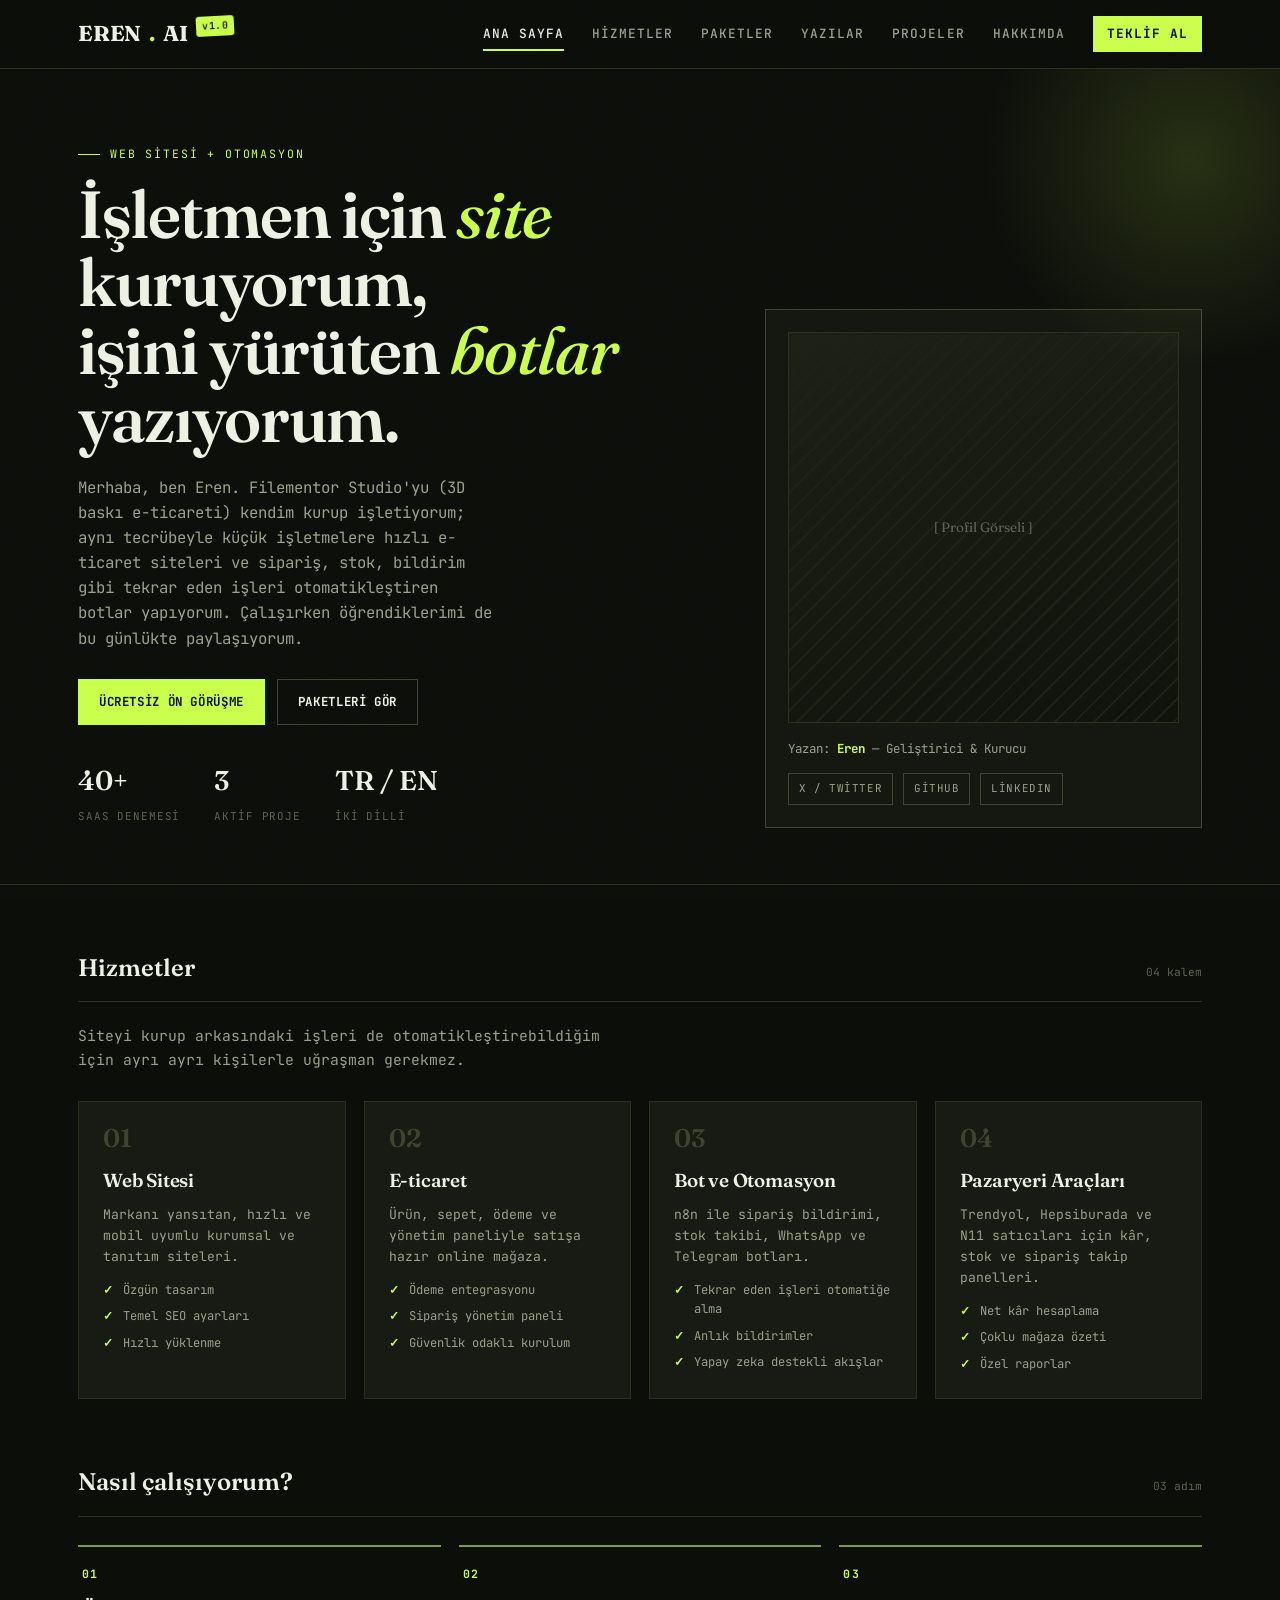
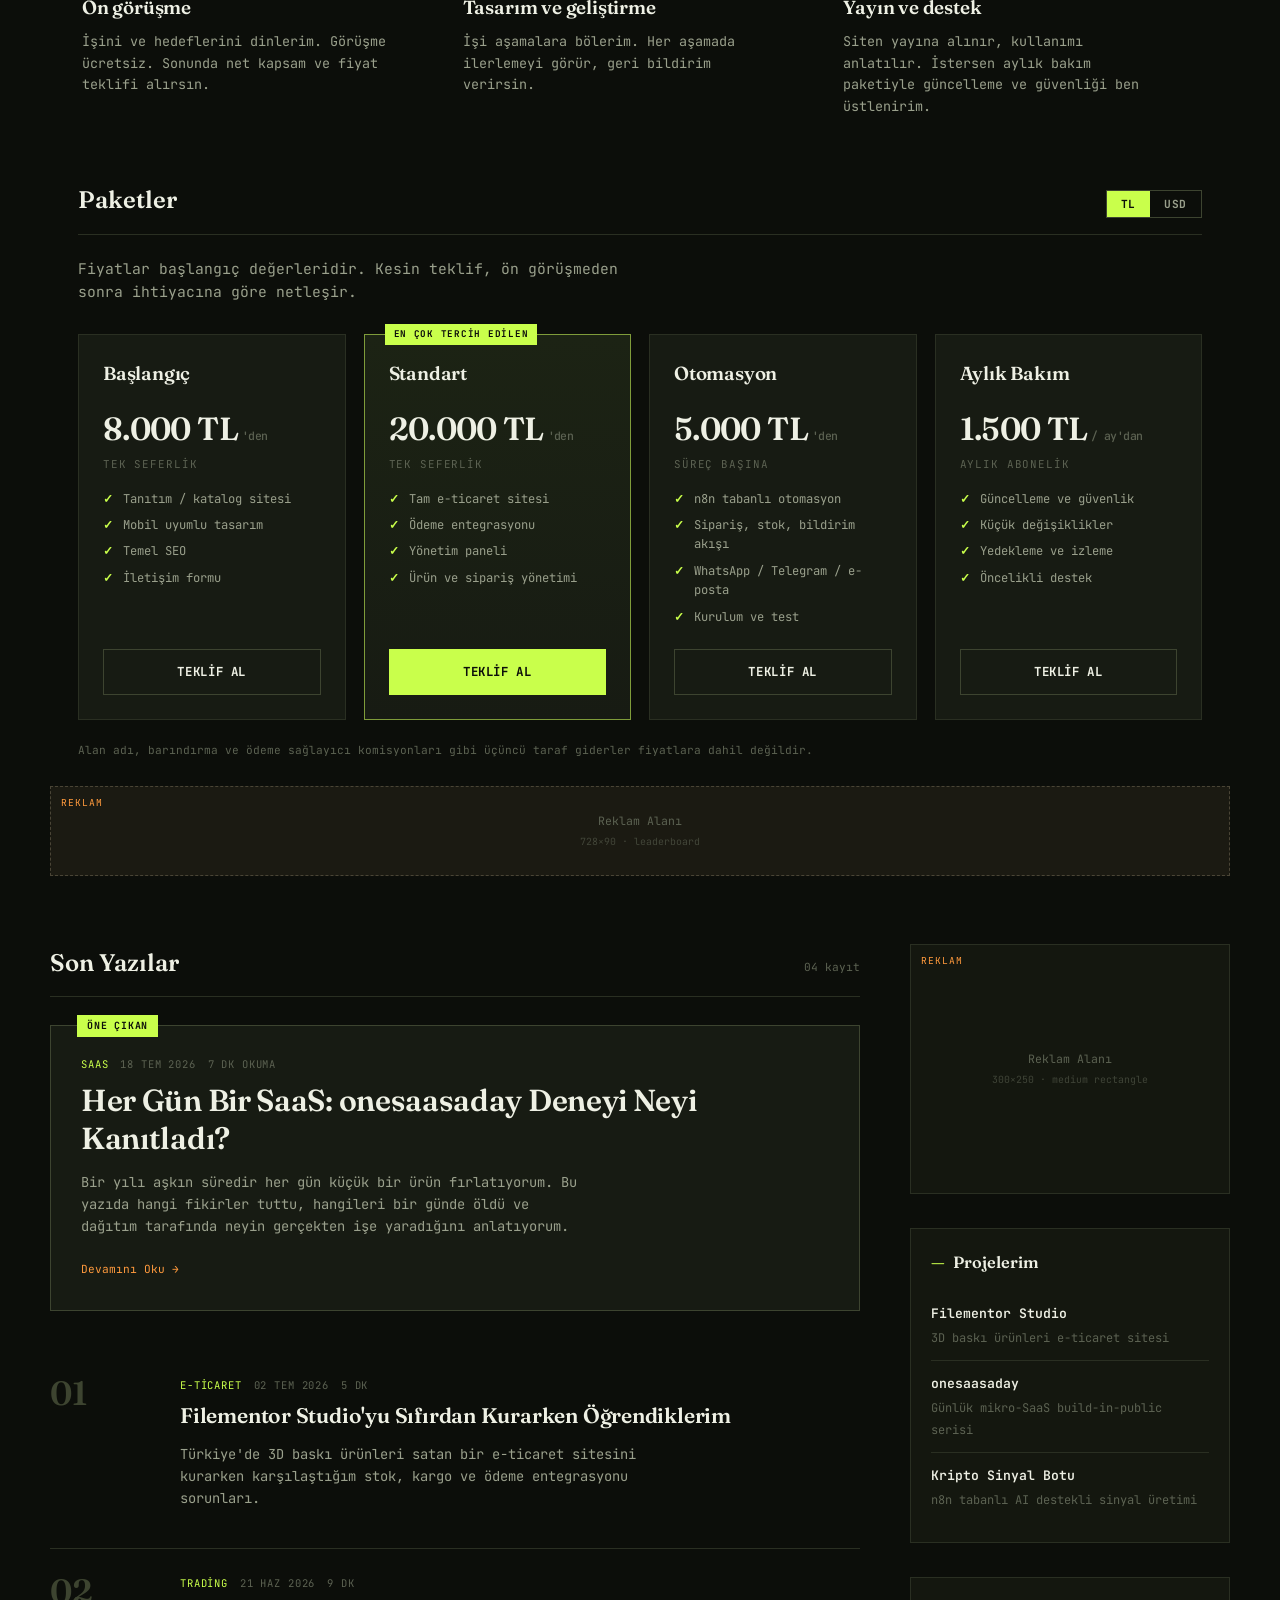
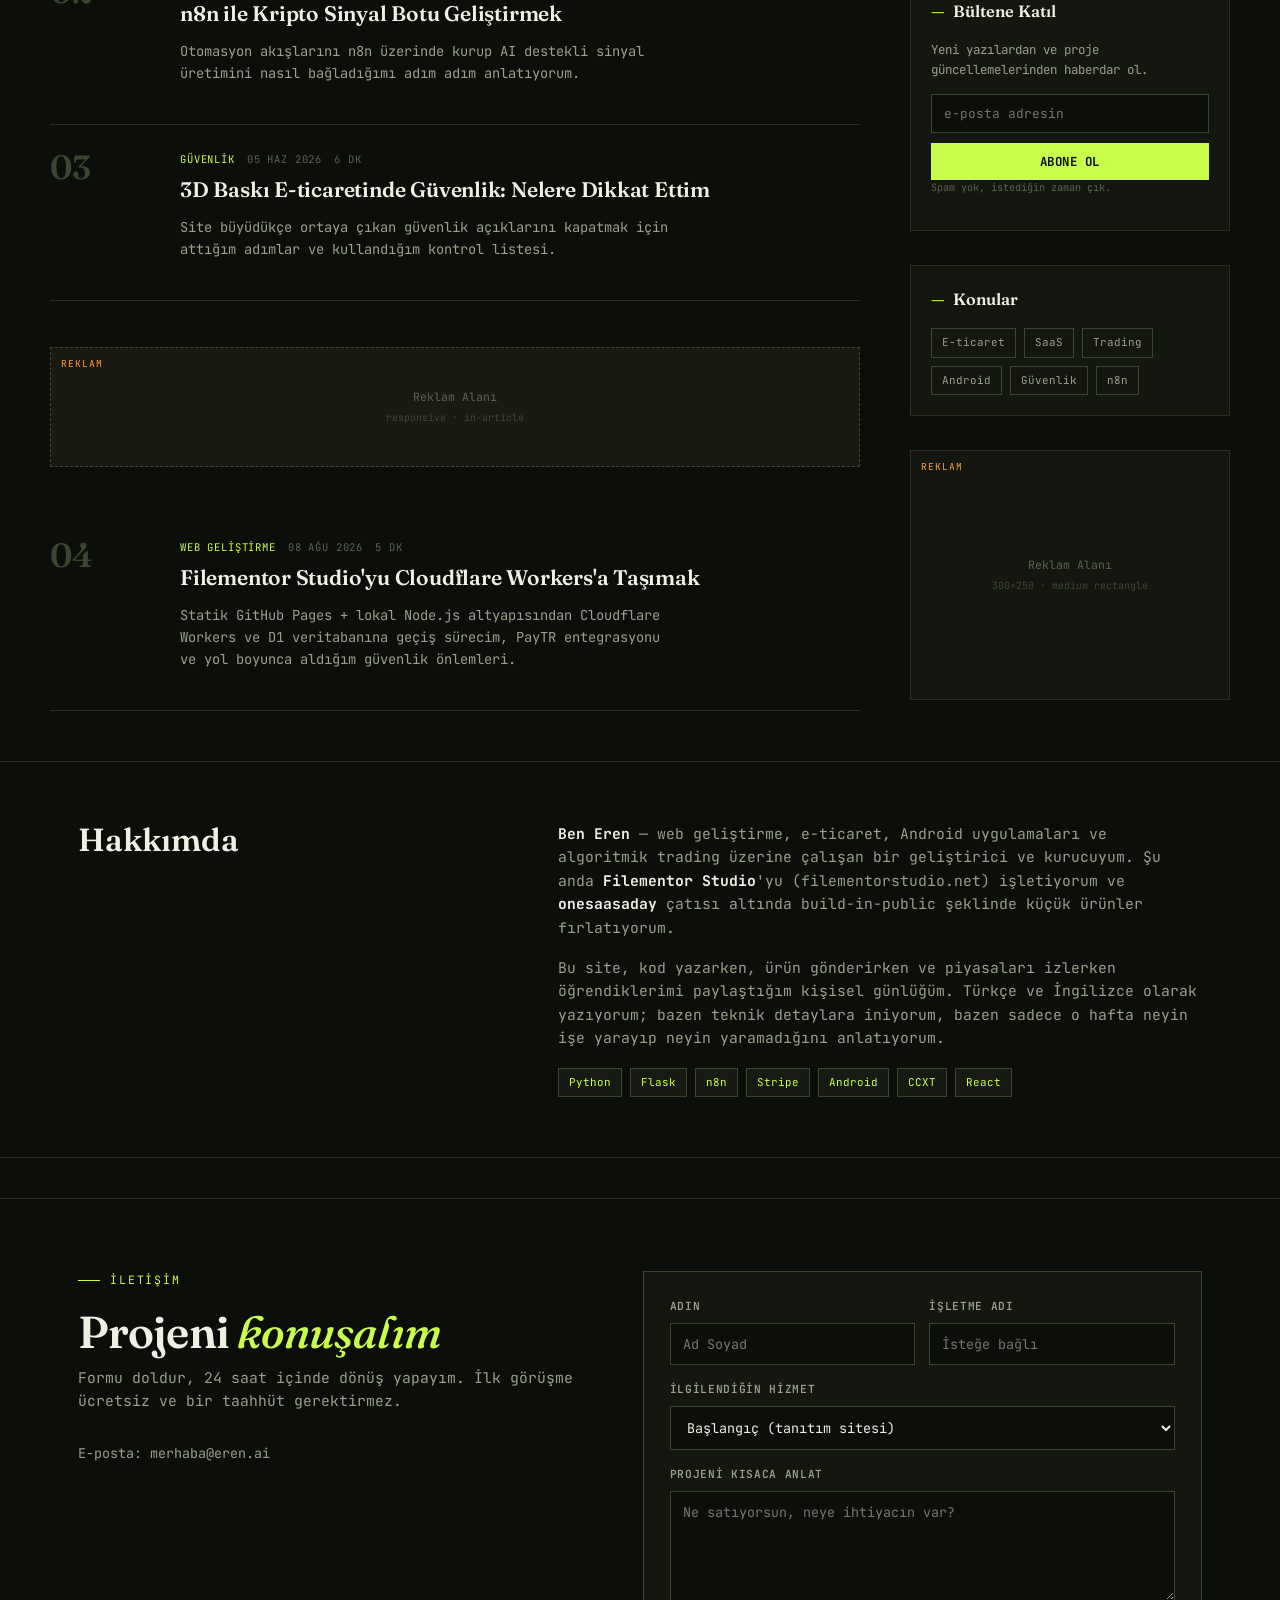
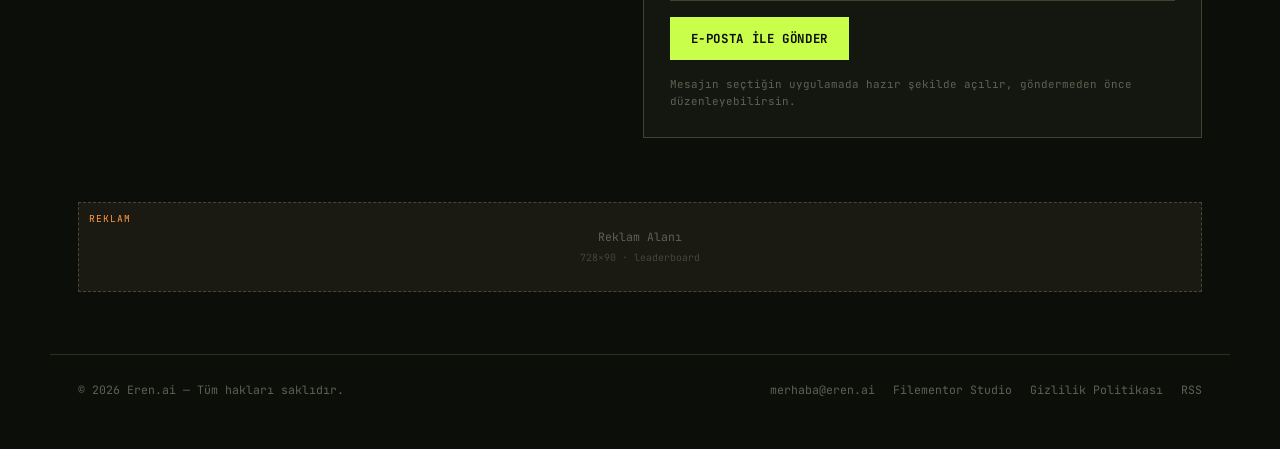
<file: index.html>
<!DOCTYPE html>
<html lang="tr">
<head>
<meta charset="UTF-8">
<meta name="viewport" content="width=device-width, initial-scale=1.0">
<title>Eren.ai — Web Sitesi ve Otomasyon Hizmetleri</title>
<meta name="description" content="Küçük işletmeler için hızlı e-ticaret siteleri ve işini yürüten botlar. Web sitesi, n8n otomasyonu, pazaryeri araçları ve aylık bakım. Build-in-public günlüğü de burada.">
<link rel="stylesheet" href="css/style.css">
</head>
<body>

<header class="topbar">
  <div class="wrap">
    <a href="index.html" class="logo">EREN<span class="dot">.</span>AI <span class="tag">v1.0</span></a>
    <nav class="main-nav">
      <a href="index.html" class="active">Ana Sayfa</a>
      <a href="#hizmetler">Hizmetler</a>
      <a href="#paketler">Paketler</a>
      <a href="#yazilar">Yazılar</a>
      <a href="#projeler">Projeler</a>
      <a href="#hakkimda">Hakkımda</a>
      <a href="#iletisim" class="nav-cta">Teklif Al</a>
    </nav>
    <button class="nav-toggle">☰</button>
  </div>
</header>

<section class="hero">
  <div class="wrap hero-grid">
    <div>
      <p class="eyebrow">web sitesi + otomasyon</p>
      <h1 class="hero-title">İşletmen için <em>site</em> kuruyorum,<br>işini yürüten <em>botlar</em><br>yazıyorum.</h1>
      <p class="hero-desc">
        Merhaba, ben Eren. Filementor Studio'yu (3D baskı e-ticareti) kendim kurup işletiyorum;
        aynı tecrübeyle küçük işletmelere hızlı e-ticaret siteleri ve sipariş, stok, bildirim
        gibi tekrar eden işleri otomatikleştiren botlar yapıyorum. Çalışırken öğrendiklerimi
        de bu günlükte paylaşıyorum.
      </p>
      <div class="hero-cta">
        <a href="#iletisim" class="btn btn-primary">Ücretsiz Ön Görüşme</a>
        <a href="#paketler" class="btn btn-ghost">Paketleri Gör</a>
      </div>
      <div class="hero-stats">
        <div class="stat"><b>40+</b><span>SaaS Denemesi</span></div>
        <div class="stat"><b>3</b><span>Aktif Proje</span></div>
        <div class="stat"><b>TR / EN</b><span>İki Dilli</span></div>
      </div>
    </div>
    <div class="avatar-block">
      <div class="frame">[ Profil Görseli ]</div>
      <div class="handle">Yazan: <b>Eren</b> — Geliştirici &amp; Kurucu</div>
      <div class="social-row">
        <a href="#" target="_blank" rel="noopener">X / Twitter</a>
        <a href="https://github.com/Erenka123654" target="_blank" rel="noopener">GitHub</a>
        <a href="#" target="_blank" rel="noopener">LinkedIn</a>
      </div>
    </div>
  </div>
</section>

<!-- ============ HİZMETLER ============ -->
<section class="svc-section" id="hizmetler">
  <div class="wrap">
    <div class="section-head">
      <h2>Hizmetler</h2>
      <span class="count">04 kalem</span>
    </div>
    <p class="svc-lead">Siteyi kurup arkasındaki işleri de otomatikleştirebildiğim için ayrı ayrı kişilerle uğraşman gerekmez.</p>
    <div class="svc-grid">
      <article class="svc-card">
        <div class="svc-num">01</div>
        <h3>Web Sitesi</h3>
        <p>Markanı yansıtan, hızlı ve mobil uyumlu kurumsal ve tanıtım siteleri.</p>
        <ul><li>Özgün tasarım</li><li>Temel SEO ayarları</li><li>Hızlı yüklenme</li></ul>
      </article>
      <article class="svc-card">
        <div class="svc-num">02</div>
        <h3>E-ticaret</h3>
        <p>Ürün, sepet, ödeme ve yönetim paneliyle satışa hazır online mağaza.</p>
        <ul><li>Ödeme entegrasyonu</li><li>Sipariş yönetim paneli</li><li>Güvenlik odaklı kurulum</li></ul>
      </article>
      <article class="svc-card">
        <div class="svc-num">03</div>
        <h3>Bot ve Otomasyon</h3>
        <p>n8n ile sipariş bildirimi, stok takibi, WhatsApp ve Telegram botları.</p>
        <ul><li>Tekrar eden işleri otomatiğe alma</li><li>Anlık bildirimler</li><li>Yapay zeka destekli akışlar</li></ul>
      </article>
      <article class="svc-card">
        <div class="svc-num">04</div>
        <h3>Pazaryeri Araçları</h3>
        <p>Trendyol, Hepsiburada ve N11 satıcıları için kâr, stok ve sipariş takip panelleri.</p>
        <ul><li>Net kâr hesaplama</li><li>Çoklu mağaza özeti</li><li>Özel raporlar</li></ul>
      </article>
    </div>
  </div>
</section>

<!-- ============ SÜREÇ ============ -->
<section class="proc-section" id="surec">
  <div class="wrap">
    <div class="section-head">
      <h2>Nasıl çalışıyorum?</h2>
      <span class="count">03 adım</span>
    </div>
    <div class="proc-grid">
      <div class="proc-step"><b>01</b><h3>Ön görüşme</h3><p>İşini ve hedeflerini dinlerim. Görüşme ücretsiz. Sonunda net kapsam ve fiyat teklifi alırsın.</p></div>
      <div class="proc-step"><b>02</b><h3>Tasarım ve geliştirme</h3><p>İşi aşamalara bölerim. Her aşamada ilerlemeyi görür, geri bildirim verirsin.</p></div>
      <div class="proc-step"><b>03</b><h3>Yayın ve destek</h3><p>Siten yayına alınır, kullanımı anlatılır. İstersen aylık bakım paketiyle güncelleme ve güvenliği ben üstlenirim.</p></div>
    </div>
  </div>
</section>

<!-- ============ PAKETLER ============ -->
<section class="price-section" id="paketler">
  <div class="wrap">
    <div class="section-head">
      <h2>Paketler</h2>
      <div class="cur-toggle" role="group" aria-label="Para birimi">
        <button type="button" class="on" data-cur="try">TL</button>
        <button type="button" data-cur="usd">USD</button>
      </div>
    </div>
    <p class="svc-lead">Fiyatlar başlangıç değerleridir. Kesin teklif, ön görüşmeden sonra ihtiyacına göre netleşir.</p>
    <div class="plan-grid">
      <article class="plan-card">
        <h3>Başlangıç</h3>
        <div class="plan-price"><span data-try="8.000 TL" data-usd="$300">8.000 TL</span><small>'den</small></div>
        <div class="plan-note">Tek seferlik</div>
        <ul><li>Tanıtım / katalog sitesi</li><li>Mobil uyumlu tasarım</li><li>Temel SEO</li><li>İletişim formu</li></ul>
        <a href="#iletisim" class="btn btn-ghost" data-plan="0">Teklif Al</a>
      </article>
      <article class="plan-card plan-pop">
        <span class="plan-badge">EN ÇOK TERCİH EDİLEN</span>
        <h3>Standart</h3>
        <div class="plan-price"><span data-try="20.000 TL" data-usd="$800">20.000 TL</span><small>'den</small></div>
        <div class="plan-note">Tek seferlik</div>
        <ul><li>Tam e-ticaret sitesi</li><li>Ödeme entegrasyonu</li><li>Yönetim paneli</li><li>Ürün ve sipariş yönetimi</li></ul>
        <a href="#iletisim" class="btn btn-primary" data-plan="1">Teklif Al</a>
      </article>
      <article class="plan-card">
        <h3>Otomasyon</h3>
        <div class="plan-price"><span data-try="5.000 TL" data-usd="$250">5.000 TL</span><small>'den</small></div>
        <div class="plan-note">Süreç başına</div>
        <ul><li>n8n tabanlı otomasyon</li><li>Sipariş, stok, bildirim akışı</li><li>WhatsApp / Telegram / e-posta</li><li>Kurulum ve test</li></ul>
        <a href="#iletisim" class="btn btn-ghost" data-plan="2">Teklif Al</a>
      </article>
      <article class="plan-card">
        <h3>Aylık Bakım</h3>
        <div class="plan-price"><span data-try="1.500 TL" data-usd="$75">1.500 TL</span><small>/ ay'dan</small></div>
        <div class="plan-note">Aylık abonelik</div>
        <ul><li>Güncelleme ve güvenlik</li><li>Küçük değişiklikler</li><li>Yedekleme ve izleme</li><li>Öncelikli destek</li></ul>
        <a href="#iletisim" class="btn btn-ghost" data-plan="3">Teklif Al</a>
      </article>
    </div>
    <p class="fine-print">Alan adı, barındırma ve ödeme sağlayıcı komisyonları gibi üçüncü taraf giderler fiyatlara dahil değildir.</p>
  </div>
</section>

<!-- ============ TOP LEADERBOARD AD ============ -->
<div class="wrap ad-leaderboard-wrap">
  <div class="ad-slot ad-leaderboard" id="ad-slot-top">
    <span class="ad-label">Reklam</span>
    <span class="ad-placeholder">Reklam Alanı</span>
    <span class="ad-size">728×90 · leaderboard</span>
  </div>
</div>

<main class="wrap content-grid" id="yazilar">
  <div class="posts-col">

    <div class="section-head">
      <h2>Son Yazılar</h2>
      <span class="count">04 kayıt</span>
    </div>

    <!-- Featured post -->
    <article class="featured">
      <div class="post-meta"><span class="cat">SaaS</span><span>18 Tem 2026</span><span>7 dk okuma</span></div>
      <h2 class="post-title"><a href="post.html">Her Gün Bir SaaS: onesaasaday Deneyi Neyi Kanıtladı?</a></h2>
      <p class="post-excerpt">
        Bir yılı aşkın süredir her gün küçük bir ürün fırlatıyorum. Bu yazıda hangi fikirler
        tuttu, hangileri bir günde öldü ve dağıtım tarafında neyin gerçekten işe yaradığını
        anlatıyorum.
      </p>
      <a class="read-more" href="post.html">Devamını Oku →</a>
    </article>

    <div class="post-list">
      <article class="post-card">
        <div class="pnum">01</div>
        <div>
          <div class="post-meta"><span class="cat">E-ticaret</span><span>02 Tem 2026</span><span>5 dk</span></div>
          <h3 class="post-title"><a href="post.html">Filementor Studio'yu Sıfırdan Kurarken Öğrendiklerim</a></h3>
          <p class="post-excerpt">Türkiye'de 3D baskı ürünleri satan bir e-ticaret sitesini kurarken karşılaştığım stok, kargo ve ödeme entegrasyonu sorunları.</p>
        </div>
      </article>

      <article class="post-card">
        <div class="pnum">02</div>
        <div>
          <div class="post-meta"><span class="cat">Trading</span><span>21 Haz 2026</span><span>9 dk</span></div>
          <h3 class="post-title"><a href="post.html">n8n ile Kripto Sinyal Botu Geliştirmek</a></h3>
          <p class="post-excerpt">Otomasyon akışlarını n8n üzerinde kurup AI destekli sinyal üretimini nasıl bağladığımı adım adım anlatıyorum.</p>
        </div>
      </article>

      <article class="post-card">
        <div class="pnum">03</div>
        <div>
          <div class="post-meta"><span class="cat">Güvenlik</span><span>05 Haz 2026</span><span>6 dk</span></div>
          <h3 class="post-title"><a href="post.html">3D Baskı E-ticaretinde Güvenlik: Nelere Dikkat Ettim</a></h3>
          <p class="post-excerpt">Site büyüdükçe ortaya çıkan güvenlik açıklarını kapatmak için attığım adımlar ve kullandığım kontrol listesi.</p>
        </div>
      </article>

      <!-- ============ INLINE AD ============ -->
      <div class="ad-slot ad-inline" id="ad-slot-inline">
        <span class="ad-label">Reklam</span>
        <span class="ad-placeholder">Reklam Alanı</span>
        <span class="ad-size">responsive · in-article</span>
      </div>

      <article class="post-card">
        <div class="pnum">04</div>
        <div>
          <div class="post-meta"><span class="cat">Web Geliştirme</span><span>08 Ağu 2026</span><span>5 dk</span></div>
          <h3 class="post-title"><a href="post.html">Filementor Studio'yu Cloudflare Workers'a Taşımak</a></h3>
          <p class="post-excerpt">Statik GitHub Pages + lokal Node.js altyapısından Cloudflare Workers ve D1 veritabanına geçiş sürecim, PayTR entegrasyonu ve yol boyunca aldığım güvenlik önlemleri.</p>
        </div>
      </article>
    </div>
  </div>

  <aside class="sidebar" id="projeler">
    <div class="side-block ad-slot ad-rect" id="ad-slot-sidebar-top">
      <span class="ad-label">Reklam</span>
      <span class="ad-placeholder">Reklam Alanı</span>
      <span class="ad-size">300×250 · medium rectangle</span>
    </div>

    <div class="side-block">
      <h3>Projelerim</h3>
      <a class="project-item" href="https://filementorstudio.net" target="_blank" rel="noopener">
        <span class="pname">Filementor Studio</span>
        <span class="pdesc">3D baskı ürünleri e-ticaret sitesi</span>
      </a>
      <a class="project-item" href="#" target="_blank" rel="noopener">
        <span class="pname">onesaasaday</span>
        <span class="pdesc">Günlük mikro-SaaS build-in-public serisi</span>
      </a>
      <a class="project-item" href="#" target="_blank" rel="noopener">
        <span class="pname">Kripto Sinyal Botu</span>
        <span class="pdesc">n8n tabanlı AI destekli sinyal üretimi</span>
      </a>
    </div>

    <div class="side-block newsletter">
      <h3>Bültene Katıl</h3>
      <p>Yeni yazılardan ve proje güncellemelerinden haberdar ol.</p>
      <form onsubmit="event.preventDefault(); alert('Form gönderimi için bir e-posta servisi (ör. Mailchimp, Buttondown) bağlamanız gerekir.');">
        <input type="email" placeholder="e-posta adresin" required>
        <button type="submit">Abone Ol</button>
      </form>
      <p class="fine">Spam yok, istediğin zaman çık.</p>
    </div>

    <div class="side-block">
      <h3>Konular</h3>
      <div class="tag-cloud">
        <a href="#">E-ticaret</a>
        <a href="#">SaaS</a>
        <a href="#">Trading</a>
        <a href="#">Android</a>
        <a href="#">Güvenlik</a>
        <a href="#">n8n</a>
      </div>
    </div>

    <div class="side-block ad-slot ad-rect" id="ad-slot-sidebar-bottom">
      <span class="ad-label">Reklam</span>
      <span class="ad-placeholder">Reklam Alanı</span>
      <span class="ad-size">300×250 · medium rectangle</span>
    </div>
  </aside>
</main>

<section class="about-strip" id="hakkimda">
  <div class="wrap about-grid">
    <h2>Hakkımda</h2>
    <div class="about-copy">
      <p>
        <strong>Ben Eren</strong> — web geliştirme, e-ticaret, Android uygulamaları ve
        algoritmik trading üzerine çalışan bir geliştirici ve kurucuyum. Şu anda
        <strong>Filementor Studio</strong>'yu (filementorstudio.net) işletiyorum ve
        <strong>onesaasaday</strong> çatısı altında build-in-public şeklinde küçük ürünler
        fırlatıyorum.
      </p>
      <p>
        Bu site, kod yazarken, ürün gönderirken ve piyasaları izlerken öğrendiklerimi
        paylaştığım kişisel günlüğüm. Türkçe ve İngilizce olarak yazıyorum; bazen teknik
        detaylara iniyorum, bazen sadece o hafta neyin işe yarayıp neyin yaramadığını anlatıyorum.
      </p>
      <div class="skill-tags">
        <span>Python</span><span>Flask</span><span>n8n</span><span>Stripe</span>
        <span>Android</span><span>CCXT</span><span>React</span>
      </div>
    </div>
  </div>
</section>

<!-- ============ İLETİŞİM / TEKLİF FORMU ============ -->
<section class="contact-section" id="iletisim">
  <div class="wrap contact-grid">
    <div>
      <p class="eyebrow">iletişim</p>
      <h2 class="contact-title">Projeni <em>konuşalım</em></h2>
      <p class="svc-lead">Formu doldur, 24 saat içinde dönüş yapayım. İlk görüşme ücretsiz ve bir taahhüt gerektirmez.</p>
      <div class="contact-links">
        <a id="mailLink" href="mailto:merhaba@eren.ai">E-posta: <span id="mailText">merhaba@eren.ai</span></a>
        <a id="waLink" href="#" target="_blank" rel="noopener" hidden>WhatsApp ile yaz</a>
      </div>
    </div>
    <form class="contact-form" id="quoteForm" novalidate>
      <div class="form-row2">
        <label>Adın<input id="f-name" type="text" placeholder="Ad Soyad" required autocomplete="name"></label>
        <label>İşletme adı<input id="f-biz" type="text" placeholder="İsteğe bağlı" autocomplete="organization"></label>
      </div>
      <label>İlgilendiğin hizmet
        <select id="f-plan">
          <option>Başlangıç (tanıtım sitesi)</option>
          <option>Standart (e-ticaret sitesi)</option>
          <option>Otomasyon (bot / n8n)</option>
          <option>Aylık Bakım</option>
          <option>Emin değilim, danışmak istiyorum</option>
        </select>
      </label>
      <label>Projeni kısaca anlat<textarea id="f-msg" placeholder="Ne satıyorsun, neye ihtiyacın var?" required></textarea></label>
      <div class="form-actions">
        <button type="button" class="btn btn-primary" id="sendMail">E-posta ile Gönder</button>
        <button type="button" class="btn btn-ghost" id="sendWa" hidden>WhatsApp ile Gönder</button>
      </div>
      <p class="form-hint" id="formHint">Mesajın seçtiğin uygulamada hazır şekilde açılır, göndermeden önce düzenleyebilirsin.</p>
    </form>
  </div>
</section>

<!-- ============ FOOTER AD ============ -->
<div class="wrap" style="padding-top:40px;">
  <div class="ad-slot ad-footer" id="ad-slot-footer">
    <span class="ad-label">Reklam</span>
    <span class="ad-placeholder">Reklam Alanı</span>
    <span class="ad-size">728×90 · leaderboard</span>
  </div>
</div>

<footer id="footer">
  <div class="wrap footer-grid">
    <div>© 2026 Eren.ai — Tüm hakları saklıdır.</div>
    <div class="flinks">
      <a href="mailto:merhaba@eren.ai">merhaba@eren.ai</a>
      <a href="https://filementorstudio.net" target="_blank" rel="noopener">Filementor Studio</a>
      <a href="privacy.html">Gizlilik Politikası</a>
      <a href="#">RSS</a>
    </div>
  </div>
</footer>

<script src="js/script.js"></script>
</body>
</html>
</file>
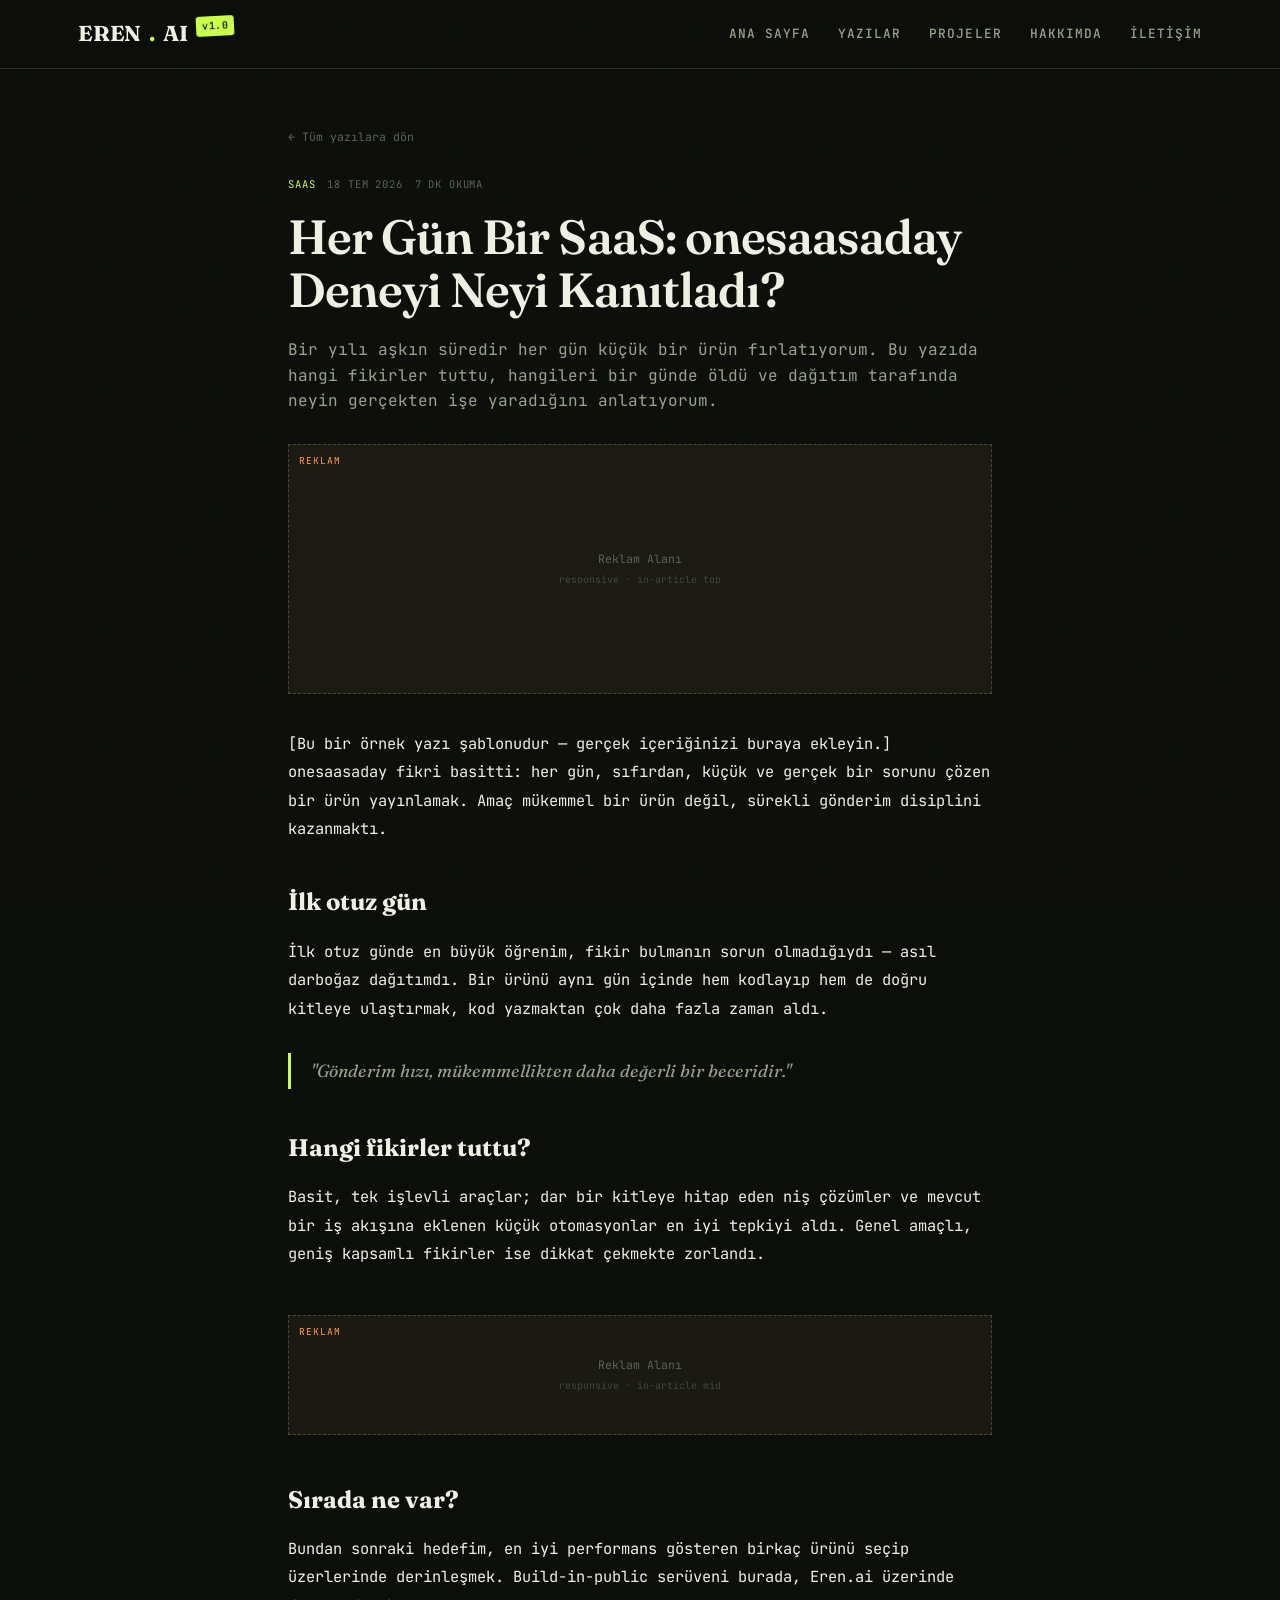
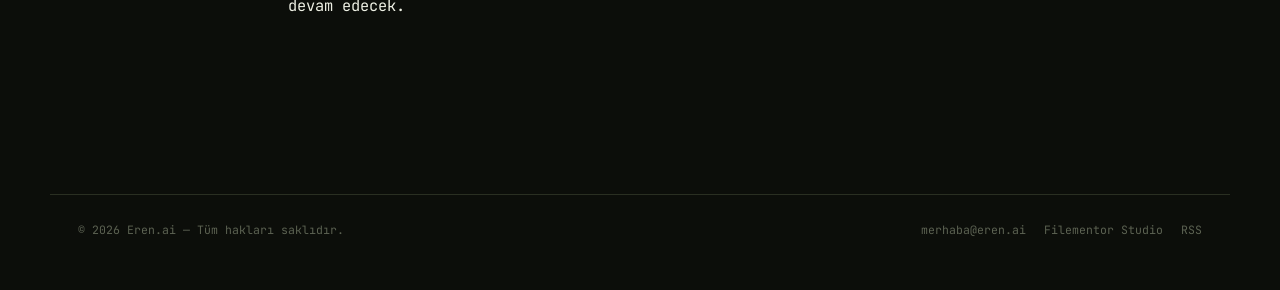
<file: post.html>
<!DOCTYPE html>
<html lang="tr">
<head>
<meta charset="UTF-8">
<meta name="viewport" content="width=device-width, initial-scale=1.0">
<title>Her Gün Bir SaaS: onesaasaday Deneyi Neyi Kanıtladı? — Eren.ai</title>
<link rel="stylesheet" href="css/style.css">
<style>
  .post-wrap{ max-width: 760px; margin: 0 auto; padding: 54px 28px 90px; }
  .post-hero-meta{ margin-bottom: 18px; }
  .post-hero-title{
    font-family: var(--serif); font-weight:600; font-size: clamp(2rem,4.4vw,3rem);
    line-height:1.1; letter-spacing:-.02em; margin: 0 0 20px;
  }
  .post-hero-desc{ color: var(--ink-dim); font-size: 1rem; margin-bottom: 30px; }
  .post-body p{ color: var(--ink); font-size: .96rem; line-height:1.85; margin: 0 0 22px; }
  .post-body h2{ font-family: var(--serif); font-size: 1.5rem; margin: 40px 0 16px; }
  .post-body blockquote{
    border-left: 3px solid var(--lime); margin: 30px 0; padding: 4px 0 4px 20px;
    color: var(--ink-dim); font-style: italic; font-family: var(--serif); font-size: 1.1rem;
  }
  .back-link{ font-size:.72rem; color: var(--ink-faint); display:inline-block; margin-bottom: 30px; }
  .back-link:hover{ color: var(--lime); }
</style>
</head>
<body>

<header class="topbar">
  <div class="wrap">
    <a href="index.html" class="logo">EREN<span class="dot">.</span>AI <span class="tag">v1.0</span></a>
    <nav class="main-nav">
      <a href="index.html">Ana Sayfa</a>
      <a href="index.html#yazilar">Yazılar</a>
      <a href="index.html#projeler">Projeler</a>
      <a href="index.html#hakkimda">Hakkımda</a>
      <a href="index.html#iletisim">İletişim</a>
    </nav>
    <button class="nav-toggle">☰</button>
  </div>
</header>

<article class="post-wrap">
  <a class="back-link" href="index.html">← Tüm yazılara dön</a>
  <div class="post-meta post-hero-meta"><span class="cat">SaaS</span><span>18 Tem 2026</span><span>7 dk okuma</span></div>
  <h1 class="post-hero-title">Her Gün Bir SaaS: onesaasaday Deneyi Neyi Kanıtladı?</h1>
  <p class="post-hero-desc">
    Bir yılı aşkın süredir her gün küçük bir ürün fırlatıyorum. Bu yazıda hangi fikirler tuttu,
    hangileri bir günde öldü ve dağıtım tarafında neyin gerçekten işe yaradığını anlatıyorum.
  </p>

  <!-- ============ IN-ARTICLE AD (top) ============ -->
  <div class="ad-slot ad-rect" style="margin-bottom:36px;">
    <span class="ad-label">Reklam</span>
    <span class="ad-placeholder">Reklam Alanı</span>
    <span class="ad-size">responsive · in-article top</span>
  </div>

  <div class="post-body">
    <p>
      [Bu bir örnek yazı şablonudur — gerçek içeriğinizi buraya ekleyin.] onesaasaday fikri
      basitti: her gün, sıfırdan, küçük ve gerçek bir sorunu çözen bir ürün yayınlamak. Amaç
      mükemmel bir ürün değil, sürekli gönderim disiplini kazanmaktı.
    </p>
    <h2>İlk otuz gün</h2>
    <p>
      İlk otuz günde en büyük öğrenim, fikir bulmanın sorun olmadığıydı — asıl darboğaz
      dağıtımdı. Bir ürünü aynı gün içinde hem kodlayıp hem de doğru kitleye ulaştırmak,
      kod yazmaktan çok daha fazla zaman aldı.
    </p>
    <blockquote>
      "Gönderim hızı, mükemmellikten daha değerli bir beceridir."
    </blockquote>
    <h2>Hangi fikirler tuttu?</h2>
    <p>
      Basit, tek işlevli araçlar; dar bir kitleye hitap eden niş çözümler ve mevcut bir
      iş akışına eklenen küçük otomasyonlar en iyi tepkiyi aldı. Genel amaçlı, geniş
      kapsamlı fikirler ise dikkat çekmekte zorlandı.
    </p>

    <!-- ============ IN-ARTICLE AD (mid) ============ -->
    <div class="ad-slot ad-inline">
      <span class="ad-label">Reklam</span>
      <span class="ad-placeholder">Reklam Alanı</span>
      <span class="ad-size">responsive · in-article mid</span>
    </div>

    <h2>Sırada ne var?</h2>
    <p>
      Bundan sonraki hedefim, en iyi performans gösteren birkaç ürünü seçip üzerlerinde
      derinleşmek. Build-in-public serüveni burada, Eren.ai üzerinde devam edecek.
    </p>
  </div>
</article>

<footer id="iletisim">
  <div class="wrap footer-grid">
    <div>© 2026 Eren.ai — Tüm hakları saklıdır.</div>
    <div class="flinks">
      <a href="mailto:merhaba@eren.ai">merhaba@eren.ai</a>
      <a href="https://filementorstudio.net" target="_blank" rel="noopener">Filementor Studio</a>
      <a href="#">RSS</a>
    </div>
  </div>
</footer>

<script src="js/script.js"></script>
</body>
</html>
</file>
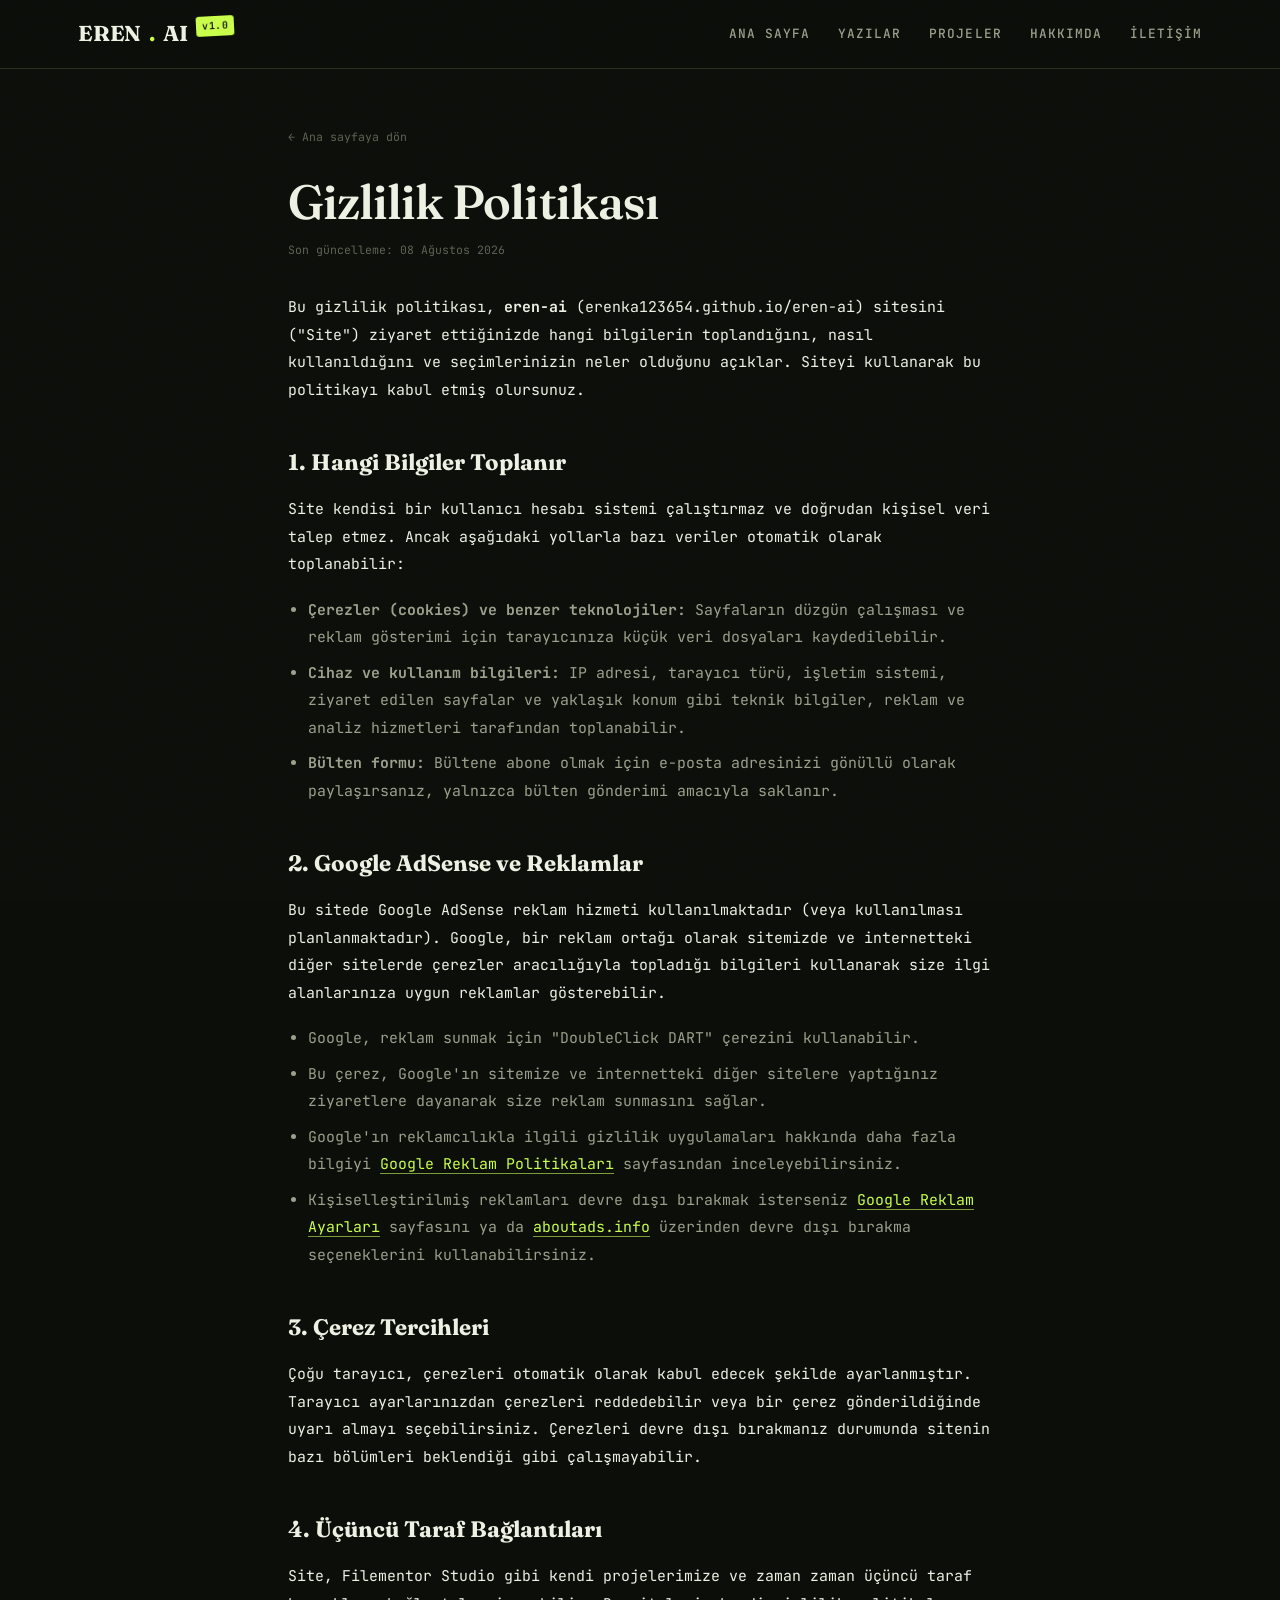
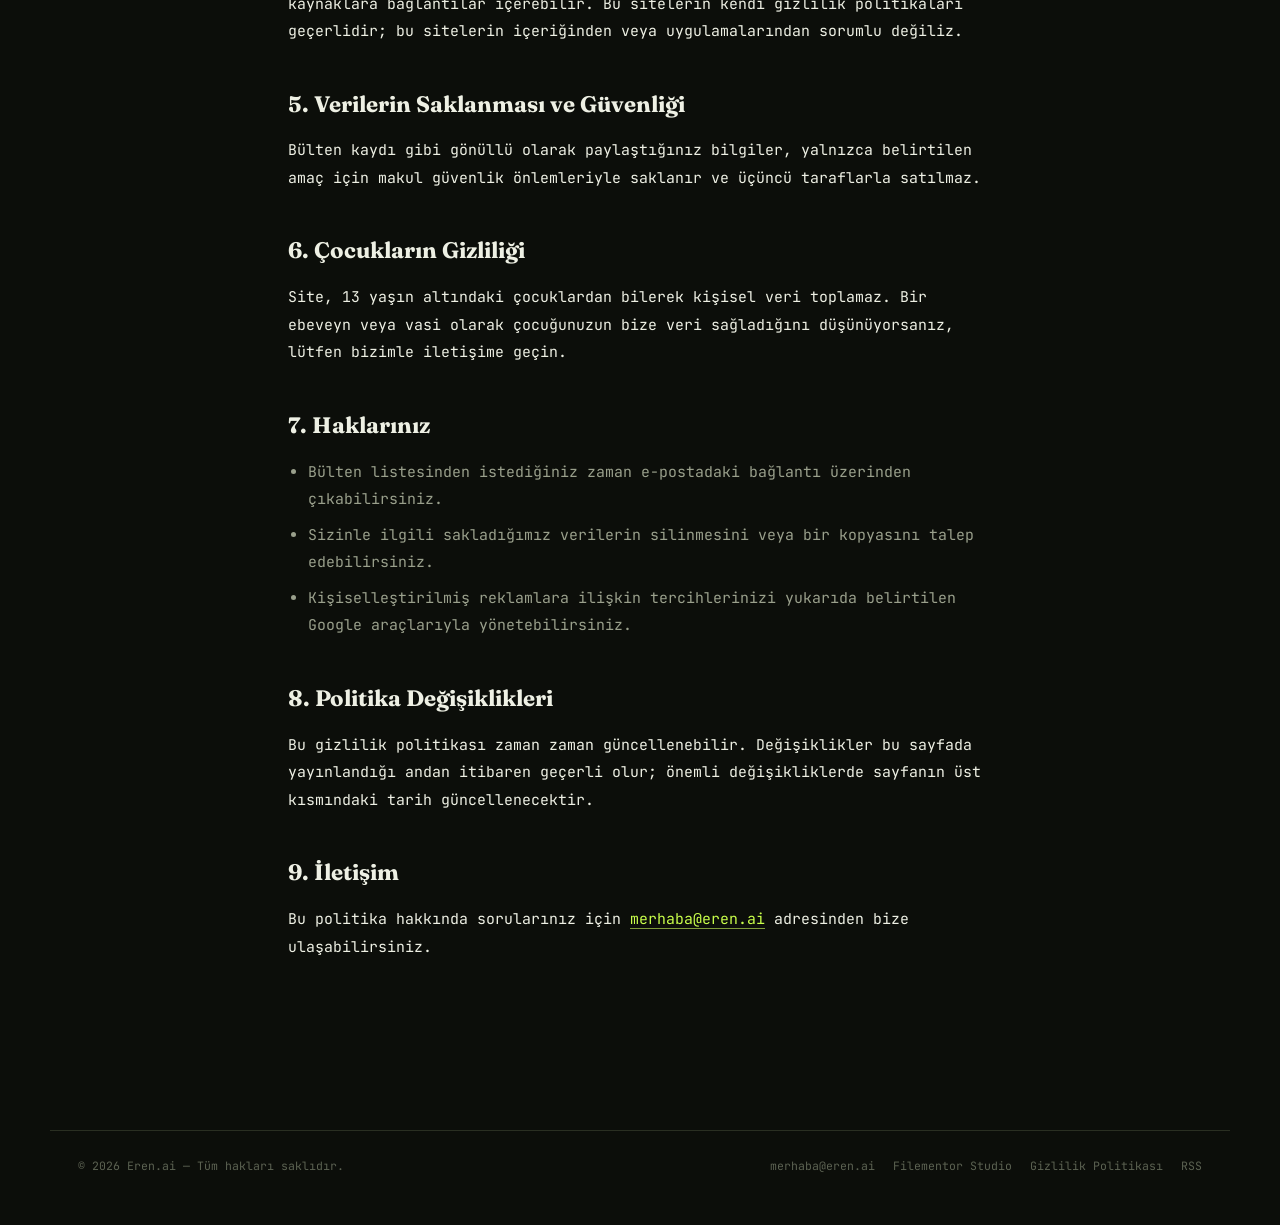
<file: privacy.html>
<!DOCTYPE html>
<html lang="tr">
<head>
<meta charset="UTF-8">
<meta name="viewport" content="width=device-width, initial-scale=1.0">
<title>Gizlilik Politikası — Eren.ai</title>
<link rel="stylesheet" href="css/style.css">
<style>
  .post-wrap{ max-width: 760px; margin: 0 auto; padding: 54px 28px 90px; }
  .post-hero-title{
    font-family: var(--serif); font-weight:600; font-size: clamp(2rem,4.4vw,3rem);
    line-height:1.1; letter-spacing:-.02em; margin: 0 0 10px;
  }
  .updated-note{ font-size:.72rem; color: var(--ink-faint); margin-bottom: 34px; }
  .post-body h2{ font-family: var(--serif); font-size: 1.4rem; margin: 42px 0 14px; }
  .post-body p, .post-body li{ color: var(--ink); font-size: .93rem; line-height:1.85; }
  .post-body p{ margin: 0 0 18px; }
  .post-body ul{ margin: 0 0 22px; padding-left: 20px; }
  .post-body li{ margin-bottom: 8px; color: var(--ink-dim); }
  .post-body a{ color: var(--lime); border-bottom: 1px solid var(--lime-dim); }
  .back-link{ font-size:.72rem; color: var(--ink-faint); display:inline-block; margin-bottom: 30px; }
  .back-link:hover{ color: var(--lime); }
</style>
</head>
<body>

<header class="topbar">
  <div class="wrap">
    <a href="index.html" class="logo">EREN<span class="dot">.</span>AI <span class="tag">v1.0</span></a>
    <nav class="main-nav">
      <a href="index.html">Ana Sayfa</a>
      <a href="index.html#yazilar">Yazılar</a>
      <a href="index.html#projeler">Projeler</a>
      <a href="index.html#hakkimda">Hakkımda</a>
      <a href="index.html#iletisim">İletişim</a>
    </nav>
    <button class="nav-toggle">☰</button>
  </div>
</header>

<article class="post-wrap">
  <a class="back-link" href="index.html">← Ana sayfaya dön</a>
  <h1 class="post-hero-title">Gizlilik Politikası</h1>
  <p class="updated-note">Son güncelleme: 08 Ağustos 2026</p>

  <div class="post-body">
    <p>
      Bu gizlilik politikası, <strong>eren-ai</strong> (erenka123654.github.io/eren-ai) sitesini
      ("Site") ziyaret ettiğinizde hangi bilgilerin toplandığını, nasıl kullanıldığını ve
      seçimlerinizin neler olduğunu açıklar. Siteyi kullanarak bu politikayı kabul etmiş olursunuz.
    </p>

    <h2>1. Hangi Bilgiler Toplanır</h2>
    <p>Site kendisi bir kullanıcı hesabı sistemi çalıştırmaz ve doğrudan kişisel veri talep etmez. Ancak aşağıdaki yollarla bazı veriler otomatik olarak toplanabilir:</p>
    <ul>
      <li><strong>Çerezler (cookies) ve benzer teknolojiler:</strong> Sayfaların düzgün çalışması ve reklam gösterimi için tarayıcınıza küçük veri dosyaları kaydedilebilir.</li>
      <li><strong>Cihaz ve kullanım bilgileri:</strong> IP adresi, tarayıcı türü, işletim sistemi, ziyaret edilen sayfalar ve yaklaşık konum gibi teknik bilgiler, reklam ve analiz hizmetleri tarafından toplanabilir.</li>
      <li><strong>Bülten formu:</strong> Bültene abone olmak için e-posta adresinizi gönüllü olarak paylaşırsanız, yalnızca bülten gönderimi amacıyla saklanır.</li>
    </ul>

    <h2>2. Google AdSense ve Reklamlar</h2>
    <p>
      Bu sitede Google AdSense reklam hizmeti kullanılmaktadır (veya kullanılması planlanmaktadır).
      Google, bir reklam ortağı olarak sitemizde ve internetteki diğer sitelerde çerezler
      aracılığıyla topladığı bilgileri kullanarak size ilgi alanlarınıza uygun reklamlar gösterebilir.
    </p>
    <ul>
      <li>Google, reklam sunmak için "DoubleClick DART" çerezini kullanabilir.</li>
      <li>Bu çerez, Google'ın sitemize ve internetteki diğer sitelere yaptığınız ziyaretlere dayanarak size reklam sunmasını sağlar.</li>
      <li>Google'ın reklamcılıkla ilgili gizlilik uygulamaları hakkında daha fazla bilgiyi
        <a href="https://policies.google.com/technologies/ads" target="_blank" rel="noopener">Google Reklam Politikaları</a>
        sayfasından inceleyebilirsiniz.</li>
      <li>Kişiselleştirilmiş reklamları devre dışı bırakmak isterseniz
        <a href="https://adssettings.google.com" target="_blank" rel="noopener">Google Reklam Ayarları</a>
        sayfasını ya da
        <a href="https://www.aboutads.info/choices/" target="_blank" rel="noopener">aboutads.info</a>
        üzerinden devre dışı bırakma seçeneklerini kullanabilirsiniz.</li>
    </ul>

    <h2>3. Çerez Tercihleri</h2>
    <p>
      Çoğu tarayıcı, çerezleri otomatik olarak kabul edecek şekilde ayarlanmıştır. Tarayıcı
      ayarlarınızdan çerezleri reddedebilir veya bir çerez gönderildiğinde uyarı almayı
      seçebilirsiniz. Çerezleri devre dışı bırakmanız durumunda sitenin bazı bölümleri
      beklendiği gibi çalışmayabilir.
    </p>

    <h2>4. Üçüncü Taraf Bağlantıları</h2>
    <p>
      Site, Filementor Studio gibi kendi projelerimize ve zaman zaman üçüncü taraf kaynaklara
      bağlantılar içerebilir. Bu sitelerin kendi gizlilik politikaları geçerlidir; bu
      sitelerin içeriğinden veya uygulamalarından sorumlu değiliz.
    </p>

    <h2>5. Verilerin Saklanması ve Güvenliği</h2>
    <p>
      Bülten kaydı gibi gönüllü olarak paylaştığınız bilgiler, yalnızca belirtilen amaç
      için makul güvenlik önlemleriyle saklanır ve üçüncü taraflarla satılmaz.
    </p>

    <h2>6. Çocukların Gizliliği</h2>
    <p>
      Site, 13 yaşın altındaki çocuklardan bilerek kişisel veri toplamaz. Bir ebeveyn veya
      vasi olarak çocuğunuzun bize veri sağladığını düşünüyorsanız, lütfen bizimle iletişime
      geçin.
    </p>

    <h2>7. Haklarınız</h2>
    <ul>
      <li>Bülten listesinden istediğiniz zaman e-postadaki bağlantı üzerinden çıkabilirsiniz.</li>
      <li>Sizinle ilgili sakladığımız verilerin silinmesini veya bir kopyasını talep edebilirsiniz.</li>
      <li>Kişiselleştirilmiş reklamlara ilişkin tercihlerinizi yukarıda belirtilen Google araçlarıyla yönetebilirsiniz.</li>
    </ul>

    <h2>8. Politika Değişiklikleri</h2>
    <p>
      Bu gizlilik politikası zaman zaman güncellenebilir. Değişiklikler bu sayfada
      yayınlandığı andan itibaren geçerli olur; önemli değişikliklerde sayfanın üst
      kısmındaki tarih güncellenecektir.
    </p>

    <h2>9. İletişim</h2>
    <p>
      Bu politika hakkında sorularınız için <a href="mailto:merhaba@eren.ai">merhaba@eren.ai</a>
      adresinden bize ulaşabilirsiniz.
    </p>
  </div>
</article>

<footer id="iletisim">
  <div class="wrap footer-grid">
    <div>© 2026 Eren.ai — Tüm hakları saklıdır.</div>
    <div class="flinks">
      <a href="mailto:merhaba@eren.ai">merhaba@eren.ai</a>
      <a href="https://filementorstudio.net" target="_blank" rel="noopener">Filementor Studio</a>
      <a href="privacy.html">Gizlilik Politikası</a>
      <a href="#">RSS</a>
    </div>
  </div>
</footer>

<script src="js/script.js"></script>
</body>
</html>
</file>
<file: css/style.css>
/* =========================================================
   EREN.AI — build-in-public dev journal
   Aesthetic: dark terminal-editorial, serif display + mono meta,
   lime/amber accent, grain texture, asymmetric grid.
   ========================================================= */

@import url('https://fonts.googleapis.com/css2?family=Fraunces:ital,opsz,wght@0,9..144,300;0,9..144,500;0,9..144,600;0,9..144,700;1,9..144,500&family=JetBrains+Mono:wght@400;500;600;700&display=swap');

:root{
  --bg:            #0c0e0a;
  --bg-raised:     #14170f;
  --bg-card:       #171b13;
  --ink:           #eef0e4;
  --ink-dim:       #9aa08c;
  --ink-faint:     #5c6252;
  --lime:          #c9ff4b;
  --lime-dim:      #7f9c3a;
  --amber:         #ff9a3d;
  --line:          #2a2f22;
  --line-bright:   #3d4430;
  --ad-border:     #4a4536;
  --ad-bg:         #1b1a12;

  --serif: 'Fraunces', Georgia, serif;
  --mono: 'JetBrains Mono', 'SFMono-Regular', Menlo, monospace;

  --max: 1180px;
}

*{ box-sizing: border-box; }
html{ scroll-behavior: smooth; }

body{
  margin:0;
  background: var(--bg);
  color: var(--ink);
  font-family: var(--mono);
  font-size: 16px;
  line-height: 1.6;
  position: relative;
}

/* grain overlay */
body::before{
  content:"";
  position: fixed; inset:0;
  pointer-events:none;
  z-index: 500;
  opacity:.05;
  background-image: url("data:image/svg+xml,%3Csvg xmlns='http://www.w3.org/2000/svg' width='120' height='120'%3E%3Cfilter id='n'%3E%3CfeTurbulence type='fractalNoise' baseFrequency='0.9' numOctaves='2' stitchTiles='stitch'/%3E%3C/filter%3E%3Crect width='100%25' height='100%25' filter='url(%23n)'/%3E%3C/svg%3E");
  mix-blend-mode: overlay;
}

a{ color: inherit; text-decoration: none; }
img{ max-width:100%; display:block; }

.wrap{ max-width: var(--max); margin: 0 auto; padding: 0 28px; }

::selection{ background: var(--lime); color:#0c0e0a; }

/* -------------------- top bar -------------------- */
.topbar{
  border-bottom: 1px solid var(--line);
  position: sticky; top:0; z-index: 100;
  background: rgba(12,14,10,.88);
  backdrop-filter: blur(8px);
}
.topbar .wrap{
  display:flex; align-items:center; justify-content:space-between;
  height: 68px;
}
.logo{
  font-family: var(--serif);
  font-weight: 700;
  font-size: 1.35rem;
  letter-spacing: -.01em;
  display:flex; align-items:center; gap:8px;
}
.logo .dot{ color: var(--lime); }
.logo .tag{
  font-family: var(--mono); font-size:.62rem; font-weight:600;
  color: var(--bg); background: var(--lime);
  padding: 2px 6px; border-radius: 3px; letter-spacing:.06em;
  transform: translateY(-8px) rotate(-3deg);
}
nav.main-nav{ display:flex; gap: 28px; align-items:center; }
nav.main-nav a{
  font-size:.8rem; text-transform:uppercase; letter-spacing:.08em;
  color: var(--ink-dim); font-weight:500;
  position:relative; padding: 4px 0;
}
nav.main-nav a:hover{ color: var(--lime); }
nav.main-nav a.active{ color: var(--ink); }
nav.main-nav a.active::after{
  content:""; position:absolute; left:0; right:0; bottom:-3px; height:2px; background: var(--lime);
}
.nav-toggle{ display:none; background:none; border:1px solid var(--line-bright); color:var(--ink); padding:8px 10px; border-radius:4px; font-family:var(--mono); }

/* -------------------- hero -------------------- */
.hero{
  padding: 76px 0 56px;
  border-bottom: 1px solid var(--line);
  position: relative;
  overflow: hidden;
}
.hero::after{
  content:""; position:absolute; top:-120px; right:-120px;
  width:420px; height:420px; border-radius:50%;
  background: radial-gradient(circle, rgba(201,255,75,.14), transparent 70%);
  pointer-events:none;
}
.hero-grid{
  display:grid; grid-template-columns: 1.3fr .9fr; gap: 56px; align-items:end;
}
.eyebrow{
  font-size:.72rem; letter-spacing:.16em; text-transform:uppercase;
  color: var(--lime); margin: 0 0 18px; display:flex; align-items:center; gap:10px;
}
.eyebrow::before{ content:""; width:22px; height:1px; background:var(--lime); display:inline-block; }
h1.hero-title{
  font-family: var(--serif);
  font-weight: 600;
  font-size: clamp(2.6rem, 5.2vw, 4.4rem);
  line-height: 1.02;
  letter-spacing: -.02em;
  margin: 0 0 22px;
}
h1.hero-title em{ font-style: italic; color: var(--lime); font-weight:500; }
.hero-desc{
  color: var(--ink-dim); font-size: .98rem; max-width: 46ch; margin: 0 0 28px;
}
.hero-stats{ display:flex; gap: 34px; flex-wrap:wrap; }
.stat b{ display:block; font-family: var(--serif); font-size:1.7rem; color: var(--ink); font-weight:600; }
.stat span{ font-size:.68rem; color: var(--ink-faint); text-transform:uppercase; letter-spacing:.08em; }

.avatar-block{
  border: 1px solid var(--line-bright);
  background: var(--bg-raised);
  padding: 22px;
  position: relative;
}
.avatar-block .frame{
  aspect-ratio: 1/1;
  background:
    repeating-linear-gradient(135deg, #1c2015 0 2px, transparent 2px 14px),
    linear-gradient(160deg, #1c2015, #0f120b);
  border: 1px solid var(--line);
  display:flex; align-items:center; justify-content:center;
  font-family: var(--serif); color: var(--ink-faint); font-size:.85rem; text-align:center;
  margin-bottom: 16px;
}
.avatar-block .handle{ font-size:.78rem; color: var(--ink-dim); }
.avatar-block .handle b{ color: var(--lime); }
.social-row{ display:flex; gap:10px; margin-top:14px; flex-wrap:wrap; }
.social-row a{
  font-size:.68rem; border:1px solid var(--line-bright); padding:6px 10px;
  text-transform:uppercase; letter-spacing:.05em; color:var(--ink-dim);
}
.social-row a:hover{ color: var(--lime); border-color: var(--lime-dim); }

/* -------------------- ad slots -------------------- */
.ad-slot{
  border: 1px dashed var(--ad-border);
  background: var(--ad-bg);
  color: var(--ink-faint);
  display:flex; flex-direction:column; align-items:center; justify-content:center;
  text-align:center;
  position: relative;
  min-height: 100px;
}
.ad-slot .ad-label{
  position:absolute; top:8px; left:10px;
  font-size:.6rem; letter-spacing:.1em; text-transform:uppercase;
  color: var(--amber);
}
.ad-slot .ad-placeholder{ font-size:.72rem; color: var(--ink-faint); }
.ad-slot .ad-size{ font-size:.62rem; color: var(--ink-faint); margin-top:4px; opacity:.6; }

.ad-leaderboard{ min-height: 90px; margin: 0 0 8px; }
.ad-leaderboard-wrap{ padding: 18px 0 6px; }
.ad-rect{ min-height: 250px; }
.ad-inline{ min-height: 120px; margin: 46px 0; }
.ad-footer{ min-height: 90px; }

/* -------------------- layout: posts + sidebar -------------------- */
.content-grid{
  display:grid;
  grid-template-columns: 1fr 320px;
  gap: 50px;
  padding: 54px 0 20px;
}
.section-head{
  display:flex; align-items:baseline; justify-content:space-between;
  margin-bottom: 28px; border-bottom:1px solid var(--line); padding-bottom:14px;
}
.section-head h2{
  font-family: var(--serif); font-weight:600; font-size:1.5rem; margin:0;
}
.section-head .count{ font-size:.7rem; color: var(--ink-faint); }

.post-list{ display:flex; flex-direction:column; gap: 0; }
.post-card{
  display:grid; grid-template-columns: 108px 1fr; gap: 22px;
  padding: 26px 0; border-bottom: 1px solid var(--line);
  transition: transform .15s ease;
}
.post-card:hover{ transform: translateX(4px); }
.post-card .pnum{
  font-family: var(--serif); font-size: 2.1rem; color: var(--line-bright);
  font-weight:600; line-height:1;
}
.post-card:hover .pnum{ color: var(--lime-dim); }
.post-meta{
  display:flex; gap:12px; font-size:.66rem; text-transform:uppercase;
  letter-spacing:.08em; color: var(--ink-faint); margin-bottom:8px;
}
.post-meta .cat{ color: var(--lime); }
.post-title{
  font-family: var(--serif); font-size:1.32rem; font-weight:600;
  line-height:1.25; margin: 0 0 8px; letter-spacing:-.01em;
}
.post-card:hover .post-title{ color: var(--lime); }
.post-excerpt{ color: var(--ink-dim); font-size:.86rem; max-width: 62ch; }
.read-more{ font-size:.7rem; color: var(--amber); margin-top:10px; display:inline-block; }

/* featured post */
.featured{
  border: 1px solid var(--line-bright); background: var(--bg-card);
  padding: 30px; margin-bottom: 40px; position:relative;
}
.featured::before{
  content:"ÖNE ÇIKAN"; position:absolute; top:-11px; left:26px;
  background: var(--lime); color:#0c0e0a; font-size:.62rem; font-weight:700;
  padding:3px 10px; letter-spacing:.08em;
}
.featured .post-title{ font-size: 1.9rem; }

/* sidebar */
.sidebar{ display:flex; flex-direction:column; gap: 34px; }
.side-block{ border: 1px solid var(--line); padding: 20px; background: var(--bg-raised); }
.side-block h3{
  font-family: var(--serif); font-size:1.02rem; margin:0 0 16px; font-weight:600;
  display:flex; align-items:center; gap:8px;
}
.side-block h3::before{ content:"—"; color: var(--lime); }
.project-item{
  display:block; padding: 12px 0; border-bottom:1px solid var(--line);
  font-size:.82rem;
}
.project-item:last-child{ border-bottom:none; }
.project-item .pname{ color: var(--ink); font-weight:600; display:block; margin-bottom:3px; }
.project-item .pdesc{ color: var(--ink-faint); font-size:.75rem; }
.project-item:hover .pname{ color: var(--lime); }

.newsletter p{ font-size:.78rem; color: var(--ink-dim); margin: 0 0 14px; }
.newsletter form{ display:flex; flex-direction:column; gap:10px; }
.newsletter input{
  background: var(--bg); border:1px solid var(--line-bright); color: var(--ink);
  padding: 10px 12px; font-family: var(--mono); font-size:.8rem;
}
.newsletter input:focus{ outline: none; border-color: var(--lime); }
.newsletter button{
  background: var(--lime); color:#0c0e0a; border:none; padding: 10px 12px;
  font-family: var(--mono); font-weight:700; font-size:.78rem; letter-spacing:.04em;
  text-transform:uppercase; cursor:pointer;
}
.newsletter button:hover{ background: var(--amber); }
.newsletter .fine{ font-size:.64rem; color: var(--ink-faint); }

.tag-cloud{ display:flex; flex-wrap:wrap; gap:8px; }
.tag-cloud a{
  font-size:.68rem; border:1px solid var(--line-bright); padding:5px 10px;
  color: var(--ink-dim);
}
.tag-cloud a:hover{ color: var(--lime); border-color: var(--lime-dim); }

/* -------------------- about strip -------------------- */
.about-strip{
  border-top:1px solid var(--line); border-bottom:1px solid var(--line);
  padding: 60px 0; margin-top: 30px;
}
.about-grid{ display:grid; grid-template-columns: .8fr 1.2fr; gap: 50px; }
.about-grid h2{
  font-family: var(--serif); font-size: 2rem; font-weight:600; margin:0; line-height:1.15;
}
.about-copy p{ color: var(--ink-dim); font-size:.92rem; margin: 0 0 16px; }
.about-copy strong{ color: var(--ink); }
.skill-tags{ display:flex; flex-wrap:wrap; gap:8px; margin-top:18px; }
.skill-tags span{
  font-size:.68rem; background: var(--bg-card); border:1px solid var(--line-bright);
  padding:5px 10px; color: var(--lime);
}

/* -------------------- footer -------------------- */
footer{ padding: 40px 0 50px; }
.footer-grid{
  display:flex; justify-content:space-between; align-items:center; flex-wrap:wrap; gap:18px;
  padding-top: 26px; margin-top: 22px; border-top:1px solid var(--line);
  font-size:.72rem; color: var(--ink-faint);
}
.footer-grid .flinks{ display:flex; gap:18px; }
.footer-grid a:hover{ color: var(--lime); }

/* -------------------- buttons + nav cta -------------------- */
.btn{
  display:inline-flex; align-items:center; justify-content:center; gap:8px;
  padding: 12px 20px; font-family: var(--mono); font-size:.78rem; font-weight:700;
  letter-spacing:.05em; text-transform:uppercase; cursor:pointer;
  border:1px solid transparent; transition: background .15s, color .15s, border-color .15s, transform .15s;
}
.btn:hover{ transform: translateY(-1px); }
.btn-primary{ background: var(--lime); color:#0c0e0a; }
.btn-primary:hover{ background: var(--amber); }
.btn-ghost{ background: transparent; color: var(--ink); border-color: var(--line-bright); }
.btn-ghost:hover{ color: var(--lime); border-color: var(--lime-dim); }
.btn[hidden]{ display:none; }
.btn:focus-visible, input:focus-visible, select:focus-visible, textarea:focus-visible{ outline:2px solid var(--lime); outline-offset:2px; }
nav.main-nav a.nav-cta{
  background: var(--lime); color:#0c0e0a; padding: 8px 14px; font-weight:700;
}
nav.main-nav a.nav-cta:hover{ background: var(--amber); color:#0c0e0a; }
.hero-cta{ display:flex; gap:12px; flex-wrap:wrap; margin: 0 0 34px; }

/* -------------------- services / process / pricing -------------------- */
.svc-section, .proc-section, .price-section{ padding: 64px 0 8px; }
.proc-section, .price-section{ padding-top: 56px; }
.svc-lead{ color: var(--ink-dim); font-size:.92rem; max-width: 62ch; margin: -6px 0 30px; }
.svc-grid{ display:grid; grid-template-columns: repeat(4, 1fr); gap: 18px; }
.svc-card, .plan-card{
  border:1px solid var(--line); background: var(--bg-card); padding: 24px;
  transition: border-color .2s, transform .2s; position:relative;
}
.svc-card:hover, .plan-card:hover{ border-color: var(--line-bright); transform: translateY(-2px); }
.svc-num{ font-family: var(--serif); font-size:1.6rem; color: var(--line-bright); font-weight:600; line-height:1; margin-bottom:14px; }
.svc-card:hover .svc-num{ color: var(--lime-dim); }
.svc-card h3, .plan-card h3, .proc-step h3{ font-family: var(--serif); font-size:1.18rem; font-weight:600; margin: 0 0 8px; letter-spacing:-.01em; }
.svc-card p{ color: var(--ink-dim); font-size:.82rem; margin: 0 0 14px; }
.svc-card ul, .plan-card ul{ list-style:none; margin:0; padding:0; display:grid; gap:7px; }
.svc-card li, .plan-card li{ color: var(--ink-dim); font-size:.76rem; padding-left:20px; position:relative; }
.svc-card li::before, .plan-card li::before{ content:"✓"; position:absolute; left:0; color: var(--lime); font-weight:700; }

.proc-grid{ display:grid; grid-template-columns: repeat(3, 1fr); gap: 18px; }
.proc-step{ border-top:2px solid var(--lime-dim); padding: 18px 4px 0; }
.proc-step b{ font-family: var(--mono); font-size:.72rem; color: var(--lime); letter-spacing:.12em; display:block; margin-bottom:10px; }
.proc-step p{ color: var(--ink-dim); font-size:.84rem; margin:0; max-width: 40ch; }

.cur-toggle{ display:inline-flex; border:1px solid var(--line-bright); }
.cur-toggle button{
  background:none; border:0; color: var(--ink-dim); padding: 6px 14px; cursor:pointer;
  font-family: var(--mono); font-size:.7rem; font-weight:700; letter-spacing:.06em;
}
.cur-toggle button.on{ background: var(--lime); color:#0c0e0a; }
.plan-grid{ display:grid; grid-template-columns: repeat(4, 1fr); gap: 18px; }
.plan-card{ display:flex; flex-direction:column; }
.plan-card ul{ margin-bottom: 22px; }
.plan-card .btn{ margin-top:auto; }
.plan-pop{ border-color: var(--lime-dim); background: linear-gradient(180deg, #1c2314, var(--bg-card)); }
.plan-badge{
  position:absolute; top:-11px; left:20px; background: var(--lime); color:#0c0e0a;
  font-size:.58rem; font-weight:700; padding:3px 9px; letter-spacing:.08em;
}
.plan-price{ font-family: var(--serif); font-size:2rem; font-weight:600; letter-spacing:-.02em; margin: 6px 0 2px; }
.plan-price small{ font-family: var(--mono); font-size:.72rem; font-weight:500; color: var(--ink-faint); margin-left:4px; }
.plan-note{ color: var(--ink-faint); font-size:.68rem; text-transform:uppercase; letter-spacing:.08em; margin-bottom:16px; }
.fine-print{ color: var(--ink-faint); font-size:.7rem; margin: 22px 0 0; }

/* -------------------- contact -------------------- */
.contact-section{ padding: 72px 0 24px; border-top:1px solid var(--line); margin-top: 40px; }
.contact-grid{ display:grid; grid-template-columns: 1fr 1.1fr; gap: 56px; align-items:start; }
.contact-title{ font-family: var(--serif); font-weight:600; font-size: clamp(2rem, 3.6vw, 2.8rem); line-height:1.08; letter-spacing:-.02em; margin: 0 0 16px; }
.contact-title em{ color: var(--lime); font-style:italic; font-weight:500; }
.contact-links{ display:grid; gap:12px; margin-top: 8px; font-size:.84rem; }
.contact-links a{ color: var(--ink-dim); }
.contact-links a:hover{ color: var(--lime); }
.contact-links a[hidden]{ display:none; }
.contact-form{ border:1px solid var(--line-bright); background: var(--bg-raised); padding: 26px; display:grid; gap:16px; }
.contact-form label{ display:grid; gap:7px; font-size:.7rem; font-weight:600; letter-spacing:.06em; text-transform:uppercase; color: var(--ink-dim); }
.contact-form input, .contact-form select, .contact-form textarea{
  background: var(--bg); border:1px solid var(--line-bright); color: var(--ink);
  padding: 11px 12px; font-family: var(--mono); font-size:.84rem; width:100%; text-transform:none; letter-spacing:0;
}
.contact-form input:focus, .contact-form select:focus, .contact-form textarea:focus{ outline:none; border-color: var(--lime); }
.contact-form textarea{ min-height:110px; resize:vertical; }
.form-row2{ display:grid; grid-template-columns: 1fr 1fr; gap:14px; }
.form-actions{ display:flex; gap:12px; flex-wrap:wrap; }
.form-hint{ font-size:.68rem; color: var(--ink-faint); margin:0; }
.form-hint.err{ color: var(--amber); }

/* -------------------- responsive -------------------- */
@media (max-width: 1040px){
  .svc-grid, .plan-grid{ grid-template-columns: repeat(2, 1fr); }
}
@media (max-width: 880px){
  .proc-grid{ grid-template-columns: 1fr; }
  .contact-grid{ grid-template-columns: 1fr; gap: 32px; }
  .form-row2{ grid-template-columns: 1fr; }
  .hero-grid{ grid-template-columns: 1fr; }
  .content-grid{ grid-template-columns: 1fr; }
  .about-grid{ grid-template-columns: 1fr; }
  nav.main-nav{ display:none; }
  .nav-toggle{ display:inline-block; }
  .post-card{ grid-template-columns: 60px 1fr; }
  .post-card .pnum{ font-size:1.3rem; }
}
@media (max-width: 600px){
  .svc-grid, .plan-grid{ grid-template-columns: 1fr; }
  .wrap{ padding: 0 20px; }
}
</file>
